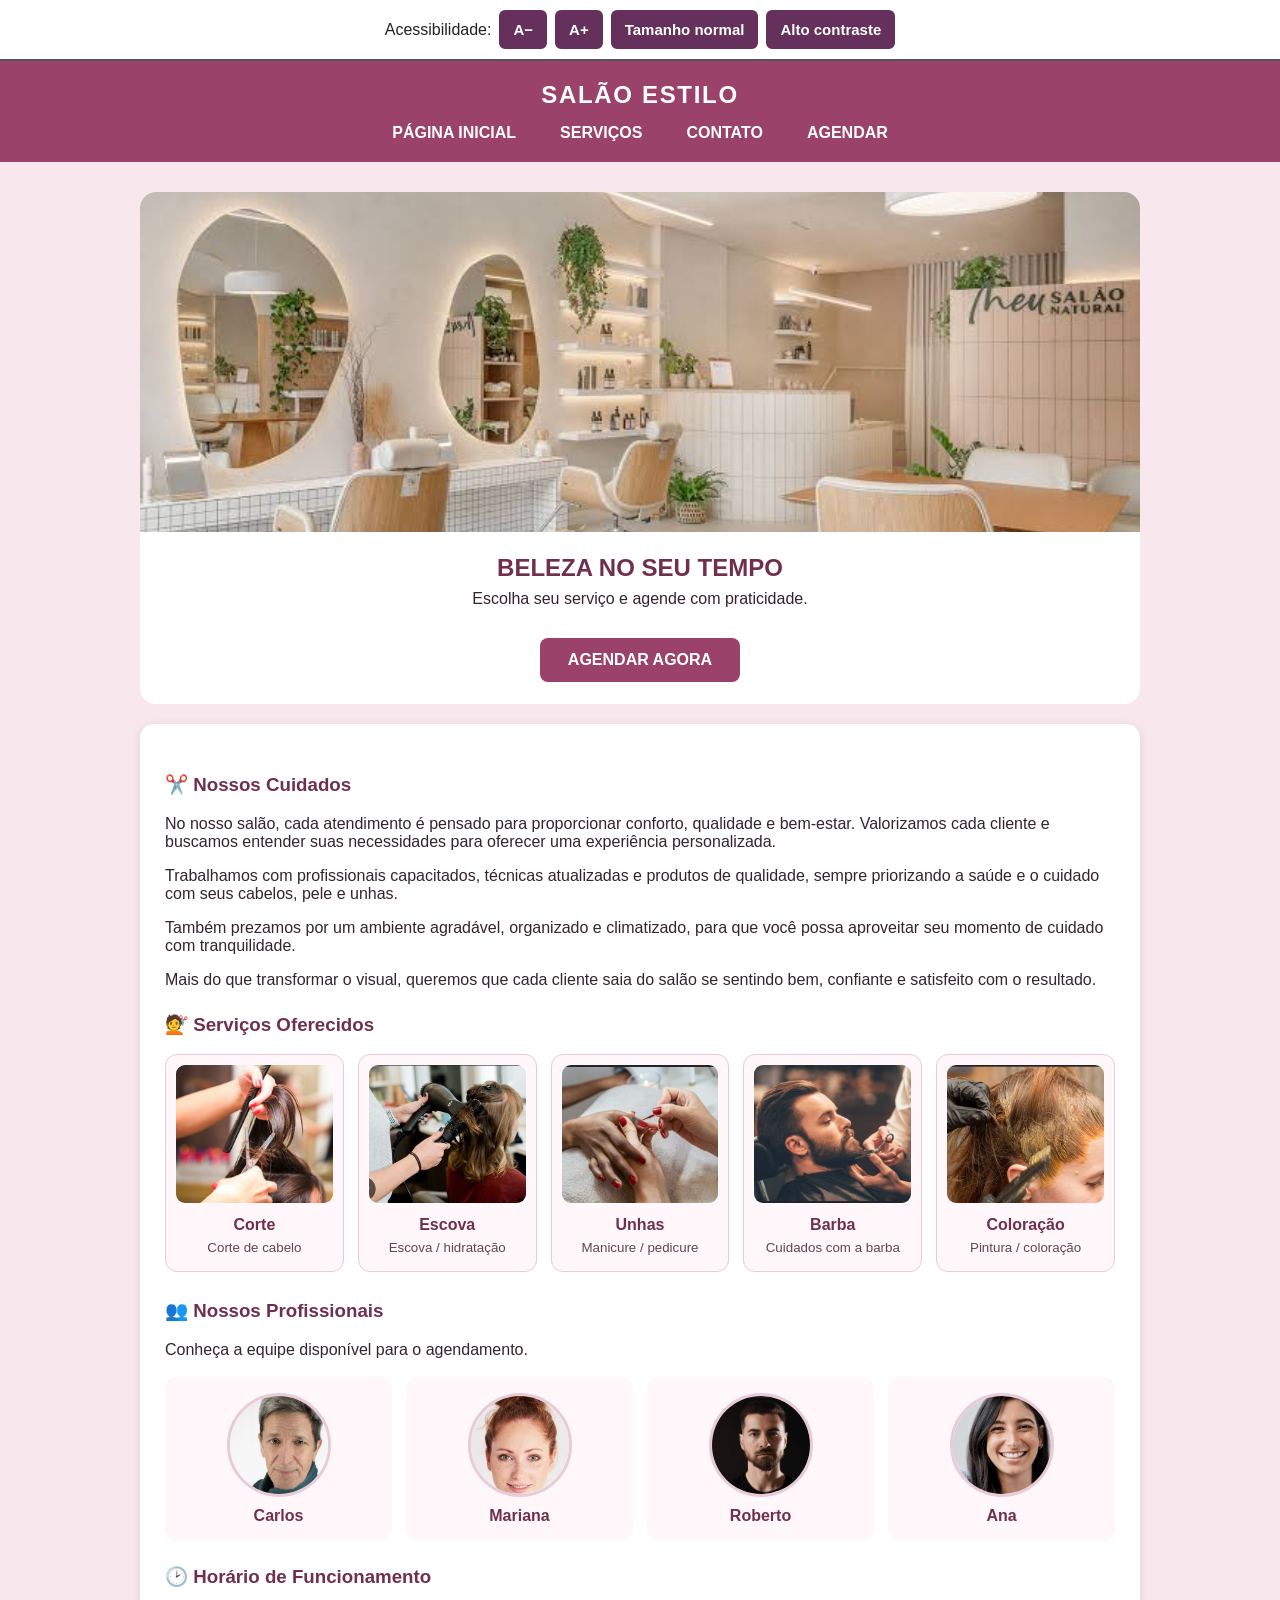
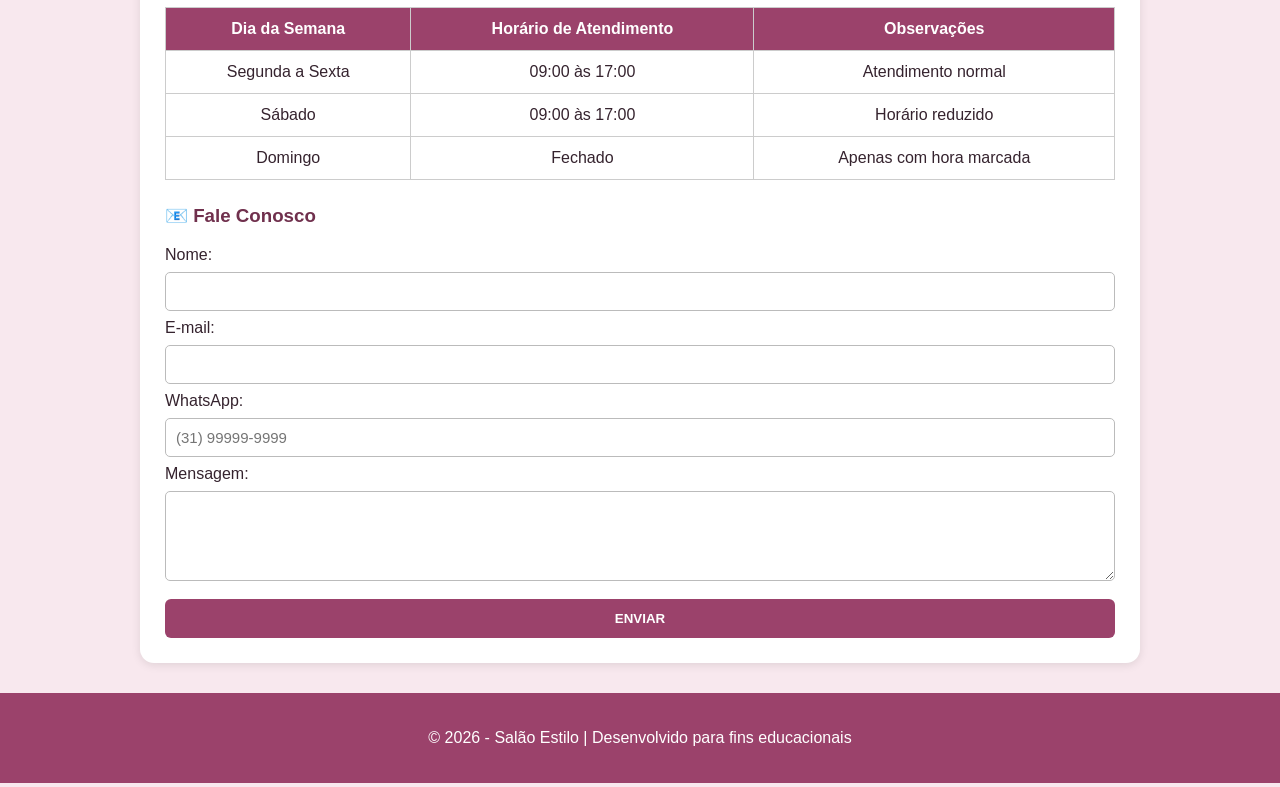
<file: index.html>
<!DOCTYPE html>
<html lang="pt-BR">

<head>
    <meta charset="UTF-8">
    <meta name="author" content="Turma noite">
    <meta name="viewport" content="width=device-width, initial-scale=1.0">

    <title>Salão Estilo</title>
    
    <!-- Teste de deploy para apresentação -->
    <!-- Homologacao do projeto Salao Estilo na Vercel -->
    <link rel="stylesheet" href="css/style.css">
</head>

<body>
    <!-- Recursos de acessibilidade para baixa visão -->
    <nav class="barra-acessibilidade" aria-label="Ferramentas de acessibilidade">
        <span class="rotulo-acessibilidade">Acessibilidade:</span>
        <button type="button" id="fonte-menor" aria-label="Diminuir tamanho da visualização">A−</button>
        <button type="button" id="fonte-maior" aria-label="Aumentar tamanho da visualização">A+</button>
        <button type="button" id="fonte-padrao">Tamanho normal</button>
        <button type="button" id="alternar-contraste" aria-pressed="false">Alto contraste</button>
    </nav>


    <header>
        <h2>SALÃO ESTILO</h2>

        <ul class="menu">
            <li><a href="index.html">PÁGINA INICIAL</a></li>
            <li><a href="#servicos">SERVIÇOS</a></li>
            <li><a href="#contato">CONTATO</a></li>
            <li><a href="cadastro_agendamento.html">AGENDAR</a></li>
        </ul>
    </header>

    <main>

        <section class="hero-salao" aria-label="Bem-vindo ao Salão Estilo"><img id="banner" src="imagem/imagem1.jpg" alt="Interior do salão"><div class="hero-texto"><h1>BELEZA NO SEU TEMPO</h1><p>Escolha seu serviço e agende com praticidade.</p><a class="botao botao-destaque" href="cadastro_agendamento.html">AGENDAR AGORA</a></div></section>

        <div class="conteudo">

            <section id="cuidados">

                <h3>✂️ Nossos Cuidados</h3>

                <p>
                    No nosso salão, cada atendimento é pensado para proporcionar
                    conforto, qualidade e bem-estar. Valorizamos cada cliente e
                    buscamos entender suas necessidades para oferecer uma experiência
                    personalizada.
                </p>

                <p>
                    Trabalhamos com profissionais capacitados, técnicas atualizadas
                    e produtos de qualidade, sempre priorizando a saúde e o cuidado
                    com seus cabelos, pele e unhas.
                </p>

                <p>
                    Também prezamos por um ambiente agradável, organizado e
                    climatizado, para que você possa aproveitar seu momento de
                    cuidado com tranquilidade.
                </p>

                <p>
                    Mais do que transformar o visual, queremos que cada cliente
                    saia do salão se sentindo bem, confiante e satisfeito com o
                    resultado.
                </p>

            </section>
            <section id="servicos">

                <h3>💇 Serviços Oferecidos</h3>

                <div class="grade-servicos" aria-label="Serviços disponíveis">
                    <div class="cartao-servico"><img class="foto-servico" src="imagem/CORTE DE CABELO.jpg" alt="Corte de cabelo" loading="lazy"><strong>Corte</strong><small>Corte de cabelo</small></div>
                    <div class="cartao-servico"><img class="foto-servico" src="imagem/ESCOVA.jpg" alt="Escova e hidratação" loading="lazy"><strong>Escova</strong><small>Escova / hidratação</small></div>
                    <div class="cartao-servico"><img class="foto-servico" src="imagem/UNHAS.jpg" alt="Manicure e pedicure" loading="lazy"><strong>Unhas</strong><small>Manicure / pedicure</small></div>
                    <div class="cartao-servico"><img class="foto-servico" src="imagem/BARBA.jpg" alt="Cuidados com a barba" loading="lazy"><strong>Barba</strong><small>Cuidados com a barba</small></div>
                    <div class="cartao-servico"><img class="foto-servico" src="imagem/COR.jpg" alt="Coloração de cabelo" loading="lazy"><strong>Coloração</strong><small>Pintura / coloração</small></div>
                </div>

            </section>

            <section id="profissionais"><h3>👥 Nossos Profissionais</h3><p>Conheça a equipe disponível para o agendamento.</p><div class="grade-profissionais"><div class="cartao-profissional"><img class="foto-profissional" src="imagem/CARLOS.jpg" alt="Foto ilustrativa de Carlos" loading="lazy"><strong>Carlos</strong></div><div class="cartao-profissional"><img class="foto-profissional" src="imagem/MARIANA.jpg" alt="Foto ilustrativa de Mariana" loading="lazy"><strong>Mariana</strong></div><div class="cartao-profissional"><img class="foto-profissional" src="imagem/ROBERTO.jpg" alt="Foto ilustrativa de Roberto" loading="lazy"><strong>Roberto</strong></div><div class="cartao-profissional"><img class="foto-profissional" src="imagem/ANA.jpg" alt="Foto ilustrativa de Ana" loading="lazy"><strong>Ana</strong></div></div></section>
            <section>

                <h3>🕑 Horário de Funcionamento</h3>

                <table class="tabela-horario">

                    <tr>
                        <th>Dia da Semana</th>
                        <th>Horário de Atendimento</th>
                        <th>Observações</th>
                    </tr>

                    <tr>
                        <td>Segunda a Sexta</td>
                        <td>09:00 às 17:00</td>
                        <td>Atendimento normal</td>
                    </tr>

                    <tr>
                        <td>Sábado</td>
                        <td>09:00 às 17:00</td>
                        <td>Horário reduzido</td>
                    </tr>

                    <tr>
                        <td>Domingo</td>
                        <td>Fechado</td>
                        <td>Apenas com hora marcada</td>
                    </tr>

                </table>

            </section>

            <section id="contato">

                <h3>📧 Fale Conosco</h3>

                <form id="formContato">

                    <label for="nomeContato">Nome:</label>
                    <input
                        type="text"
                        id="nomeContato"
                        name="nome"
                        required
                    >

                    <label for="email">E-mail:</label>
                    <input
                        type="email"
                        id="email"
                        name="email"
                        required
                    >

                    <label for="whatsapp">WhatsApp:</label>
                    <input
                        type="tel"
                        id="whatsapp"
                        name="whatsapp"
                        placeholder="(31) 99999-9999"
                    >

                    <label for="mensagem">Mensagem:</label>
                    <textarea
                        id="mensagem"
                        name="mensagem"
                        rows="4"
                        required
                    ></textarea>

                    <button class="botao" type="submit">
                        ENVIAR
                    </button>

                </form>

            </section>

        </div>

    </main>

    <footer>
        <p>
            &copy; 2026 - Salão Estilo |
            Desenvolvido para fins educacionais
        </p>
    </footer>

    <script src="js/salao.js"></script>

    <script src="js/acessibilidade.js"></script>
</body>
</html>
</file>
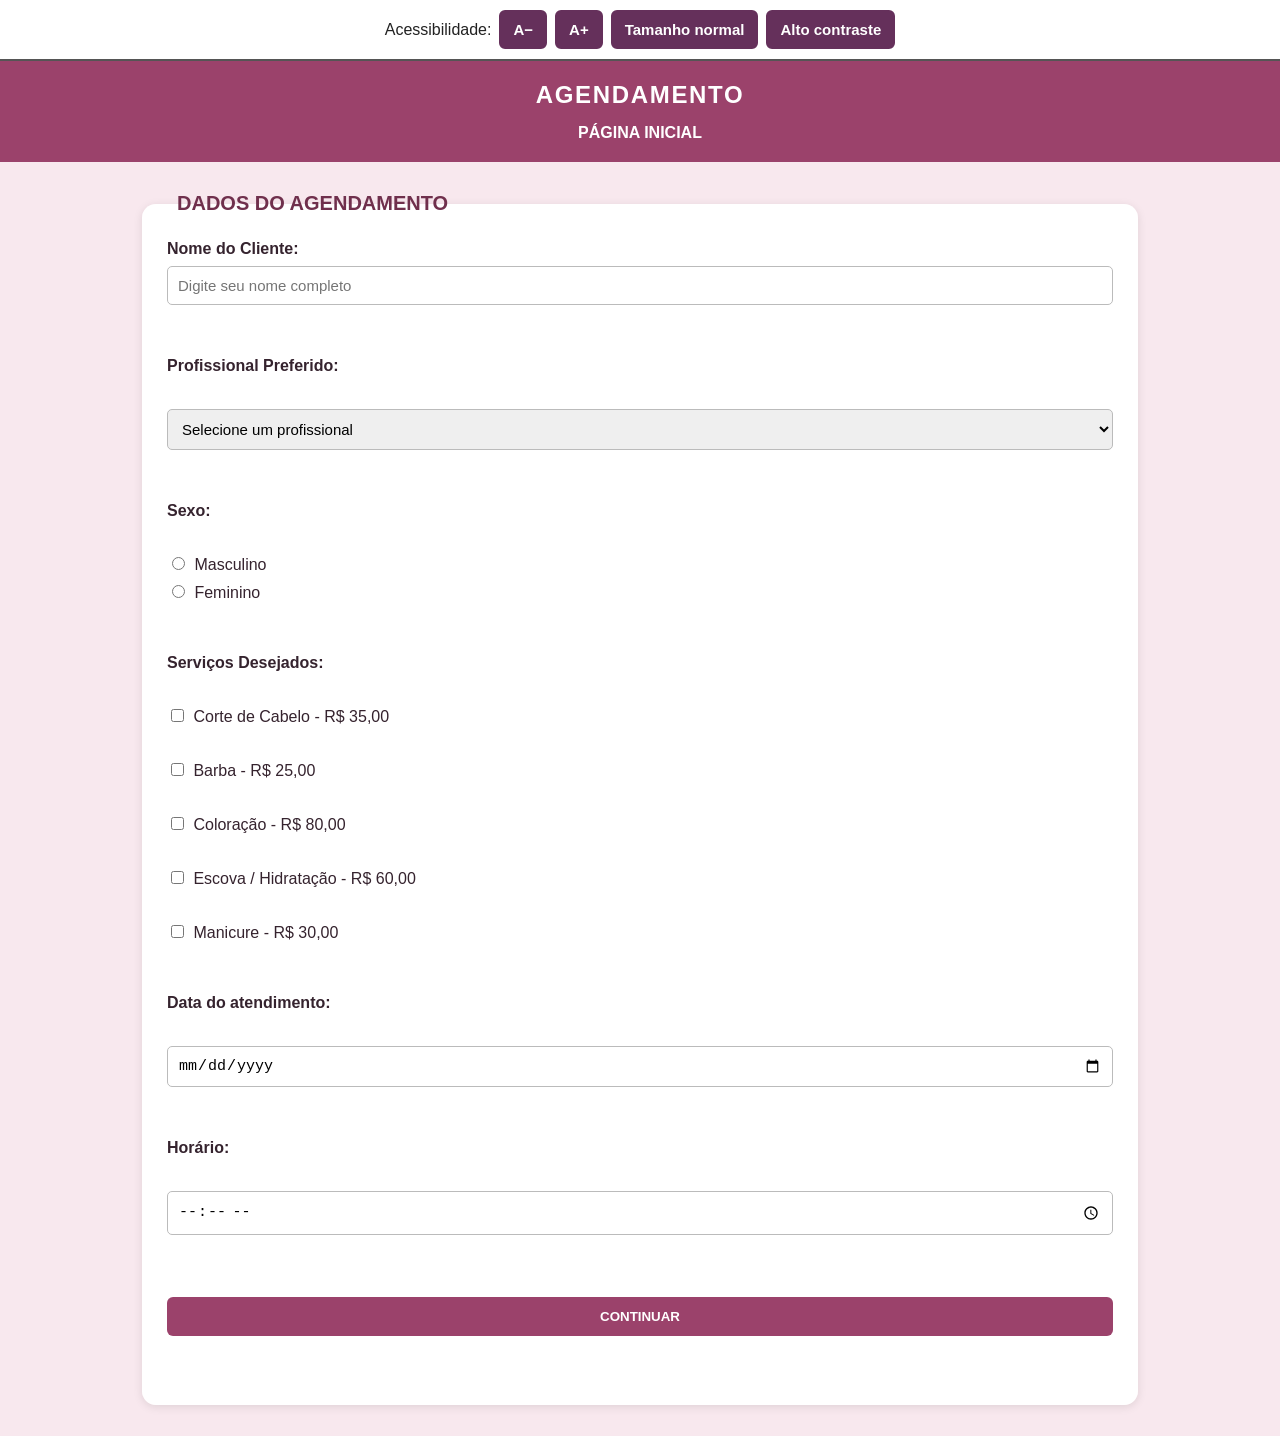
<file: cadastro_agendamento.html>
<!DOCTYPE html>
<html lang="pt-BR">

<head>
    <meta charset="UTF-8">
    <meta name="author" content="Turma noite">
    <meta name="viewport" content="width=device-width, initial-scale=1.0">

    <title>Agendamento</title>

    <link rel="stylesheet" href="css/style.css">
</head>

<body>
    <!-- Recursos de acessibilidade para baixa visão -->
    <nav class="barra-acessibilidade" aria-label="Ferramentas de acessibilidade">
        <span class="rotulo-acessibilidade">Acessibilidade:</span>
        <button type="button" id="fonte-menor" aria-label="Diminuir tamanho da visualização">A−</button>
        <button type="button" id="fonte-maior" aria-label="Aumentar tamanho da visualização">A+</button>
        <button type="button" id="fonte-padrao">Tamanho normal</button>
        <button type="button" id="alternar-contraste" aria-pressed="false">Alto contraste</button>
    </nav>


    <header>

        <h2>AGENDAMENTO</h2>

        <ul class="menu">
            <li>
                <a href="index.html">PÁGINA INICIAL</a>
            </li>
        </ul>

    </header>


    <main>

        <!-- =================================================
             FORMULÁRIO
        ================================================== -->

        <fieldset id="areaFormulario">

            <legend>
                <strong>DADOS DO AGENDAMENTO</strong>
            </legend>

            <form id="formAgendamento">

                <!-- NOME -->

                <label for="nome">
                    <strong>Nome do Cliente:</strong>
                </label>

                <input
                    type="text"
                    id="nome"
                    name="nome"
                    placeholder="Digite seu nome completo"
                    required
                >

                <br><br>


                <!-- PROFISSIONAL -->

                <label for="profissional">
                    <strong>Profissional Preferido:</strong>
                </label>

                <br>

                <select
                    id="profissional"
                    name="profissional"
                    required
                >

                    <option value="">
                        Selecione um profissional
                    </option>

                    <option value="Carlos (Cabeleireiro)">
                        Carlos (Cabeleireiro)
                    </option>

                    <option value="Mariana (Cabeleireira)">
                        Mariana (Cabeleireira)
                    </option>

                    <option value="Roberto (Barbeiro)">
                        Roberto (Barbeiro)
                    </option>

                    <option value="Ana (Esteticista)">
                        Ana (Esteticista)
                    </option>

                    <option value="Indiferente">
                        Indiferente
                    </option>

                </select>

                <br><br>


                <!-- SEXO -->

                <label>
                    <strong>Sexo:</strong>
                </label>

                <br>

                <label>
                    <input
                        type="radio"
                        name="sexo"
                        value="Masculino"
                        required
                    >
                    Masculino
                </label>

                <label>
                    <input
                        type="radio"
                        name="sexo"
                        value="Feminino"
                    >
                    Feminino
                </label>

                <br><br>


                <!-- SERVIÇOS -->

                <label>
                    <strong>Serviços Desejados:</strong>
                </label>

                <br>

                <label>
                    <input
                        type="checkbox"
                        name="servicos"
                        class="serv"
                        value="Corte de Cabelo"
                        data-preco="35"
                    >
                    Corte de Cabelo - R$ 35,00
                </label>

                <br>

                <label>
                    <input
                        type="checkbox"
                        name="servicos"
                        class="serv"
                        value="Barba"
                        data-preco="25"
                    >
                    Barba - R$ 25,00
                </label>

                <br>

                <label>
                    <input
                        type="checkbox"
                        name="servicos"
                        class="serv"
                        value="Coloração"
                        data-preco="80"
                    >
                    Coloração - R$ 80,00
                </label>

                <br>

                <label>
                    <input
                        type="checkbox"
                        name="servicos"
                        class="serv"
                        value="Escova / Hidratação"
                        data-preco="60"
                    >
                    Escova / Hidratação - R$ 60,00
                </label>

                <br>

                <label>
                    <input
                        type="checkbox"
                        name="servicos"
                        class="serv"
                        value="Manicure"
                        data-preco="30"
                    >
                    Manicure - R$ 30,00
                </label>

                <br><br>


                <!-- DATA -->

                <label for="data">
                    <strong>Data do atendimento:</strong>
                </label>

                <br>

                <input
                    type="date"
                    id="data"
                    name="data"
                    required
                >

                <br><br>


                <!-- HORÁRIO -->

                <label for="horario">
                    <strong>Horário:</strong>
                </label>

                <br>

                <input
                    type="time"
                    id="horario"
                    name="horario"
                    min="09:00"
                    max="17:00"
                    required
                >

                <br><br>


                <button
                    class="botao"
                    type="submit"
                >
                    CONTINUAR
                </button>

            </form>

            <div
                id="resultado"
                class="resultado"
            ></div>

        </fieldset>


        <!-- =================================================
             TELA DE CONFIRMAÇÃO
        ================================================== -->

        <section
            id="areaConfirmacao"
            class="confirmacao"
            style="display: none;"
        >

            <h2>🔎 Confira seu agendamento</h2>

            <p>
                Antes de confirmar, verifique se todos os dados estão corretos.
            </p>

            <div class="resumo">

                <p>
                    <strong>Cliente:</strong>
                    <span id="confirmNome"></span>
                </p>

                <p>
                    <strong>Profissional:</strong>
                    <span id="confirmProfissional"></span>
                </p>

                <p>
                    <strong>Sexo:</strong>
                    <span id="confirmSexo"></span>
                </p>

                <p>
                    <strong>Serviços:</strong>
                    <span id="confirmServicos"></span>
                </p>

                <p>
                    <strong>Data:</strong>
                    <span id="confirmData"></span>
                </p>

                <p>
                    <strong>Horário:</strong>
                    <span id="confirmHorario"></span>
                </p>

                <p class="total">
                    <strong>Valor total:</strong>
                    <span id="confirmTotal"></span>
                </p>

            </div>


            <div class="botoesConfirmacao">

                <button
                    type="button"
                    class="botao"
                    id="btnVoltar"
                >
                    ← VOLTAR
                </button>

                <button
                    type="button"
                    class="botao"
                    id="btnConfirmar"
                >
                    ✓ CONFIRMAR AGENDAMENTO
                </button>

            </div>

        </section>

    </main>


    <script src="js/salao.js"></script>

    <script src="js/acessibilidade.js"></script>
</body>

</html>
</file>
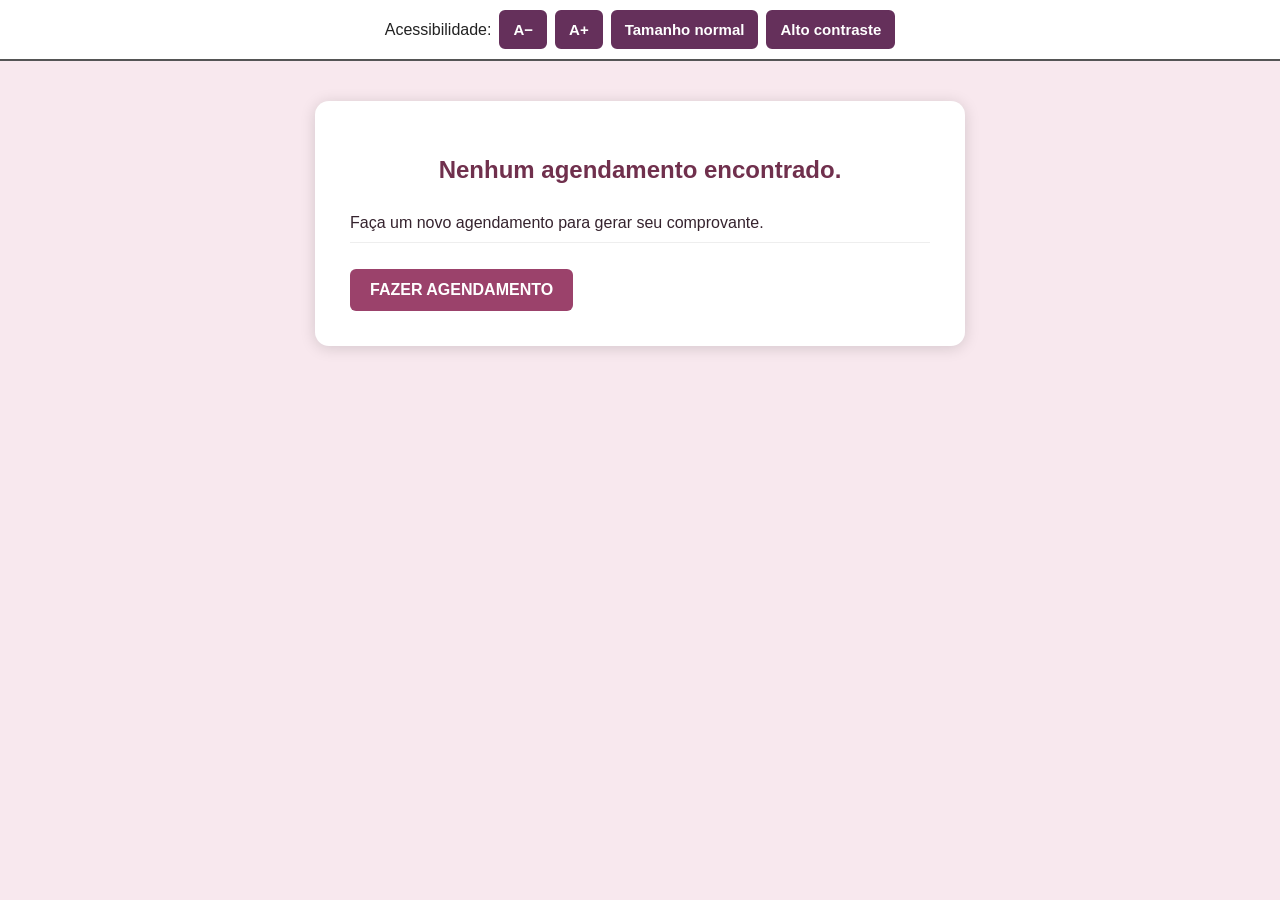
<file: comprovante.html>
<!DOCTYPE html>
<html lang="pt-BR">

<head>

    <meta charset="UTF-8">
    <meta name="author" content="Turma noite">
    <meta name="viewport" content="width=device-width, initial-scale=1.0">

    <title>Comprovante de Agendamento</title>

    <link rel="stylesheet" href="css/style.css">

</head>

<body>
    <!-- Recursos de acessibilidade para baixa visão -->
    <nav class="barra-acessibilidade" aria-label="Ferramentas de acessibilidade">
        <span class="rotulo-acessibilidade">Acessibilidade:</span>
        <button type="button" id="fonte-menor" aria-label="Diminuir tamanho da visualização">A−</button>
        <button type="button" id="fonte-maior" aria-label="Aumentar tamanho da visualização">A+</button>
        <button type="button" id="fonte-padrao">Tamanho normal</button>
        <button type="button" id="alternar-contraste" aria-pressed="false">Alto contraste</button>
    </nav>


    <main>

        <div
            id="resultado"
            class="comprovante"
        >

            <h1>✂️ Salão Estilo</h1>

            <h2>Comprovante de Agendamento</h2>

            <div class="linha"></div>


            <div class="confirmado">
                ✓ AGENDAMENTO CONFIRMADO
            </div>


            <p>
                <strong>Número do Agendamento:</strong>
                <span id="numeroAgendamento"></span>
            </p>


            <p>
                <strong>Cliente:</strong>
                <span id="nomeCliente"></span>
            </p>


            <p>
                <strong>Profissional:</strong>
                <span id="profissional"></span>
            </p>


            <p>
                <strong>Sexo:</strong>
                <span id="sexoCliente"></span>
            </p>


            <p>
                <strong>Serviços:</strong>
                <span id="listaServicos"></span>
            </p>


            <p>
                <strong>Data:</strong>
                <span id="dataAtendimento"></span>
            </p>


            <p>
                <strong>Horário:</strong>
                <span id="horarioAtendimento"></span>
            </p>


            <p>
                <strong>Valor total:</strong>
                <span id="valorTotal"></span>
            </p>


            <p>
                <strong>Status:</strong>
                <span id="status"></span>
            </p>


            <div class="acoes">

                <button
                    class="botao"
                    onclick="window.print()"
                >
                    🖨️ IMPRIMIR
                </button>


                <a
                    href="cadastro_agendamento.html"
                    class="botao"
                >
                    NOVO AGENDAMENTO
                </a>


                <a
                    href="index.html"
                    class="botao"
                >
                    PÁGINA INICIAL
                </a>

            </div>

        </div>

    </main>


    <script>

        // ==============================================
        // RECUPERAR AGENDAMENTO
        // ==============================================

        const agendamento =
            JSON.parse(
                localStorage.getItem(
                    "agendamento"
                )
            );


        // ==============================================
        // VERIFICAR SE EXISTE AGENDAMENTO
        // ==============================================

        if (!agendamento) {

            document.getElementById(
                "resultado"
            ).innerHTML = `

                <h2>
                    Nenhum agendamento encontrado.
                </h2>

                <p>
                    Faça um novo agendamento para
                    gerar seu comprovante.
                </p>

                <a
                    href="cadastro_agendamento.html"
                    class="botao"
                >
                    FAZER AGENDAMENTO
                </a>

            `;

        } else {


            // ==========================================
            // PREENCHER COMPROVANTE
            // ==========================================

            document.getElementById(
                "numeroAgendamento"
            ).textContent =
                agendamento.numero;


            document.getElementById(
                "nomeCliente"
            ).textContent =
                agendamento.nome;


            document.getElementById(
                "profissional"
            ).textContent =
                agendamento.profissional;


            document.getElementById(
                "sexoCliente"
            ).textContent =
                agendamento.sexo;


            document.getElementById(
                "listaServicos"
            ).textContent =
                agendamento.servicos.join(
                    ", "
                );


            document.getElementById(
                "dataAtendimento"
            ).textContent =
                agendamento.data;


            document.getElementById(
                "horarioAtendimento"
            ).textContent =
                agendamento.horario;


            document.getElementById(
                "valorTotal"
            ).textContent =
                agendamento.total.toLocaleString(
                    "pt-BR",
                    {
                        style: "currency",
                        currency: "BRL"
                    }
                );


            document.getElementById(
                "status"
            ).textContent =
                agendamento.status;

        }

    </script>

    <script src="js/acessibilidade.js"></script>
</body>

</html>
</file>
<file: css/style.css>
/* =====================================================
   CONFIGURAÇÕES GERAIS
===================================================== */

* {
    box-sizing: border-box;
}

body {
    margin: 0;
    padding: 0;
    font-family: Arial, Helvetica, sans-serif;
    background: #f3f3f3;
    color: #222;
}


/* =====================================================
   CABEÇALHO
===================================================== */

header {
    background: #222;
    color: white;
    padding: 20px;
    text-align: center;
}

header h2 {
    margin: 0 0 15px 0;
}


/* =====================================================
   MENU
===================================================== */

.menu {
    list-style: none;
    padding: 0;
    margin: 0;
    display: flex;
    justify-content: center;
    gap: 20px;
    flex-wrap: wrap;
}

.menu li {
    display: inline-block;
}

.menu a {
    color: white;
    text-decoration: none;
    font-weight: bold;
    padding: 8px 12px;
    border-radius: 5px;
    transition: 0.3s;
}

.menu a:hover {
    background: #555;
}


/* =====================================================
   CONTEÚDO
===================================================== */

main {
    width: 90%;
    max-width: 1000px;
    margin: 30px auto;
}

.conteudo {
    background: white;
    padding: 25px;
    border-radius: 10px;
    box-shadow: 0 2px 10px rgba(0, 0, 0, 0.1);
}


/* =====================================================
   BANNER
===================================================== */

#banner {
    display: block;
    width: 100%;
    max-height: 400px;
    object-fit: cover;
    border-radius: 10px;
    margin-bottom: 20px;
}


/* =====================================================
   TÍTULOS
===================================================== */

h3 {
    margin-top: 25px;
    color: #333;
}


/* =====================================================
   LISTA DE SERVIÇOS
===================================================== */

#servicos ul {
    padding-left: 25px;
}

#servicos li {
    margin-bottom: 8px;
}


/* =====================================================
   TABELA
===================================================== */

.tabela-horario {
    width: 100%;
    border-collapse: collapse;
    margin-top: 15px;
}

.tabela-horario th, .tabela-horario td {
    border: 1px solid #ccc;
    padding: 12px;
    text-align: center;
}

.tabela-horario th {
    background: #222;
    color: white;
}

/* =====================================================
   FORMULÁRIOS
===================================================== */

form {
    display: flex;
    flex-direction: column;
    gap: 8px;
}

input, select, textarea {
    width: 100%;
    padding: 10px;
    border: 1px solid #bbb;
    border-radius: 5px;
    font-size: 15px;
}

input:focus, select:focus, textarea:focus {
    outline: none;
    border-color: #555;
}

/* =====================================================
   RADIO E CHECKBOX
===================================================== */

input[type="radio"], input[type="checkbox"] {
    width: auto;
    margin-right: 5px;
}


/* =====================================================
   BOTÃO
===================================================== */

.botao {
    display: inline-block;
    background: #222;
    color: white;
    border: none;
    padding: 12px 20px;
    border-radius: 6px;
    cursor: pointer;
    text-decoration: none;
    text-align: center;
    font-weight: bold;
    transition: 0.3s;
    margin-top: 10px;
}

.botao:hover {
    background: #444;
    transform: translateY(-1px);
}

/* =====================================================
   FIELDSET
===================================================== */

fieldset {
    background: white;
    border: none;
    border-radius: 10px;
    padding: 25px;
    box-shadow: 0 2px 10px rgba(0, 0, 0, 0.1);
}
legend {
    font-size: 20px;
    padding: 0 10px;
}

/* =====================================================
   RESULTADO
===================================================== */

.resultado {
    margin-top: 20px;
    padding: 12px;
    border-radius: 6px;
    font-weight: bold;
}

.resultado.erro {
    background: #ffdede;
    color: #a00000;
}


/* =====================================================
   COMPROVANTE
===================================================== */

.comprovante {
    background: white;
    max-width: 650px;
    margin: 40px auto;
    padding: 35px;
    border-radius: 10px;
    box-shadow: 0 2px 15px rgba(0, 0, 0, 0.15);
}

.comprovante h1, .comprovante h2 {
    text-align: center;
}

.comprovante p {
    padding: 10px 0;
    border-bottom: 1px solid #eee;
}

.linha {
    height: 1px;
    background: #ccc;
    margin: 20px 0;
}

/* =====================================================
   CONFIRMAÇÃO
===================================================== */
.confirmado {
    margin-top: 25px;
    padding: 15px;
    text-align: center;
    background: #e5f8e5;
    color: #167016;
    border-radius: 6px;
    font-weight: bold;
}


/* =====================================================
   AÇÕES DO COMPROVANTE
===================================================== */

.acoes {
    display: flex;
    gap: 10px;
    justify-content: center;
    flex-wrap: wrap;
    margin-top: 25px;
}


/* =====================================================
   RODAPÉ
===================================================== */

footer {
    text-align: center;
    background: #222;
    color: white;
    padding: 20px;
    margin-top: 30px;
}

/* =====================================================
   RESPONSIVIDADE
===================================================== */

@media (max-width: 600px) {
    main {
        width: 95%;
    }

    .conteudo, fieldset, .comprovante {
        padding: 18px;
    }

    .tabela-horario {
        font-size: 13px;
    }
    .tabela-horario th, .tabela-horario td {
        padding: 8px;
    }
    .menu {
        flex-direction: column;
        gap: 5px;
    }
}


/* =====================================================
   IMPRESSÃO
===================================================== */

@media print {

    body {
        background: white;
    }
    .acoes {
        display: none;
    }
    .comprovante {
        box-shadow: none;
        margin: 0;
        max-width: 100%;
    }
}

/* Recursos de acessibilidade: contraste, foco e controles de ampliação */
.barra-acessibilidade { position:relative; z-index:100; display:flex; flex-wrap:wrap; align-items:center; justify-content:center; gap:8px; padding:10px; background:#fff; color:#222; border-bottom:2px solid #555; font-family:Arial,sans-serif; }
.barra-acessibilidade button { font:inherit; font-size:15px; font-weight:700; color:#fff; background:#65305b; border:2px solid #65305b; border-radius:6px; padding:9px 12px; cursor:pointer; }
.barra-acessibilidade button:hover { background:#451b3d; }
:focus-visible { outline:3px solid #e08b00 !important; outline-offset:3px; }
/* zoom redimensiona inclusive textos definidos em px no CSS original. */
body { zoom:var(--escala-acessibilidade,1); }
body.modo-alto-contraste, body.modo-alto-contraste main, body.modo-alto-contraste header, body.modo-alto-contraste footer,
body.modo-alto-contraste section, body.modo-alto-contraste article, body.modo-alto-contraste fieldset,
body.modo-alto-contraste .conteudo, body.modo-alto-contraste .comprovante,
body.modo-alto-contraste .barra-acessibilidade { background:#000 !important; color:#fff !important; box-shadow:none !important; }
body.modo-alto-contraste :is(h1,h2,h3,h4,p,span,label,legend,strong,li,td,th,div) { color:#fff !important; }
body.modo-alto-contraste a { color:#ffff00 !important; text-decoration:underline !important; }
body.modo-alto-contraste :is(button,input[type="submit"],input[type="button"]) { background:#ffff00 !important; color:#000 !important; border:2px solid #fff !important; }
body.modo-alto-contraste :is(input,select,textarea) { background:#fff !important; color:#000 !important; border:2px solid #ffff00 !important; }
body.modo-alto-contraste :is(table,td,th) { border-color:#fff !important; }
@media print { .barra-acessibilidade { display:none !important; } body { zoom:1 !important; } }

/* Identidade visual do protótipo Salão Estilo */
:root { --rosa-claro:#F8E8EE; --rosa-escuro:#9B426B; --rosa-texto:#70304D; }
body { background:var(--rosa-claro); color:#35232e; }
header, footer { background:var(--rosa-escuro); }
header h2 { letter-spacing:.07em; }
.menu a:hover, .menu a:focus-visible { background:#70304D; }
.conteudo, fieldset, .comprovante { border-radius:14px; }
h1,h2,h3,legend { color:var(--rosa-texto); }
header h2,footer h2 { color:#fff; }
.tabela-horario th { background:var(--rosa-escuro); }
.botao,button[type=submit],.acoes button { background:var(--rosa-escuro); color:#fff; }
.hero-salao { position:relative; overflow:hidden; border-radius:16px; margin-bottom:20px; background:#fff; }
.hero-salao #banner { margin:0; border-radius:0; max-height:340px; }
.hero-texto { padding:22px; text-align:center; }
.hero-texto h1 { margin:0 0 8px; color:var(--rosa-texto); }
.hero-texto p { margin:0 0 20px; }
.botao-destaque { display:inline-block; padding:13px 28px; background:var(--rosa-escuro); color:white; border-radius:8px; font-weight:bold; text-decoration:none; }
.botao-destaque:hover { background:#70304D; }
.grade-servicos { display:grid; grid-template-columns:repeat(auto-fit,minmax(135px,1fr)); gap:14px; margin:18px 0 28px; }
.cartao-servico { display:flex; align-items:center; text-align:center; flex-direction:column; gap:6px; padding:20px 10px; border:1px solid #e9cbd7; border-radius:12px; background:#fff7fa; }
.icone-servico { font-size:2rem; }
.cartao-servico strong { color:var(--rosa-texto); }
.cartao-servico small { color:#5d4753; }
.grade-profissionais { display:grid; grid-template-columns:repeat(4,minmax(0,1fr)); gap:14px; margin:18px 0; }
.cartao-profissional { display:flex; align-items:center; flex-direction:column; gap:10px; padding:16px 5px; background:#fff7fa; border-radius:12px; color:var(--rosa-texto); }
.avatar-profissional { display:grid; place-items:center; width:72px; height:72px; border-radius:50%; background:#9B426B; color:#fff; font-size:2rem; font-weight:bold; }
.nota-imagens { font-size:.85rem; color:#68545e; }
@media(max-width:600px){ .grade-profissionais { grid-template-columns:repeat(2,minmax(0,1fr)); } }
body.modo-alto-contraste .cartao-servico,body.modo-alto-contraste .cartao-profissional,body.modo-alto-contraste .hero-salao,body.modo-alto-contraste .hero-texto {background:#000!important;color:#fff!important;}
body.modo-alto-contraste .cartao-servico small,body.modo-alto-contraste .nota-imagens {color:#fff!important;}

/* Fotografias originais fornecidas para o projeto Canva */
.foto-servico { width:100%; height:138px; object-fit:cover; border-radius:9px; display:block; margin-bottom:7px; }
.cartao-servico { padding:10px 10px 16px; overflow:hidden; }
.foto-profissional { width:104px; height:104px; object-fit:cover; object-position:center 25%; border-radius:50%; border:3px solid #e9cbd7; display:block; }
.cartao-profissional { text-align:center; }
@media(max-width:600px){.foto-servico{height:120px}.foto-profissional{width:92px;height:92px}}
</file>
